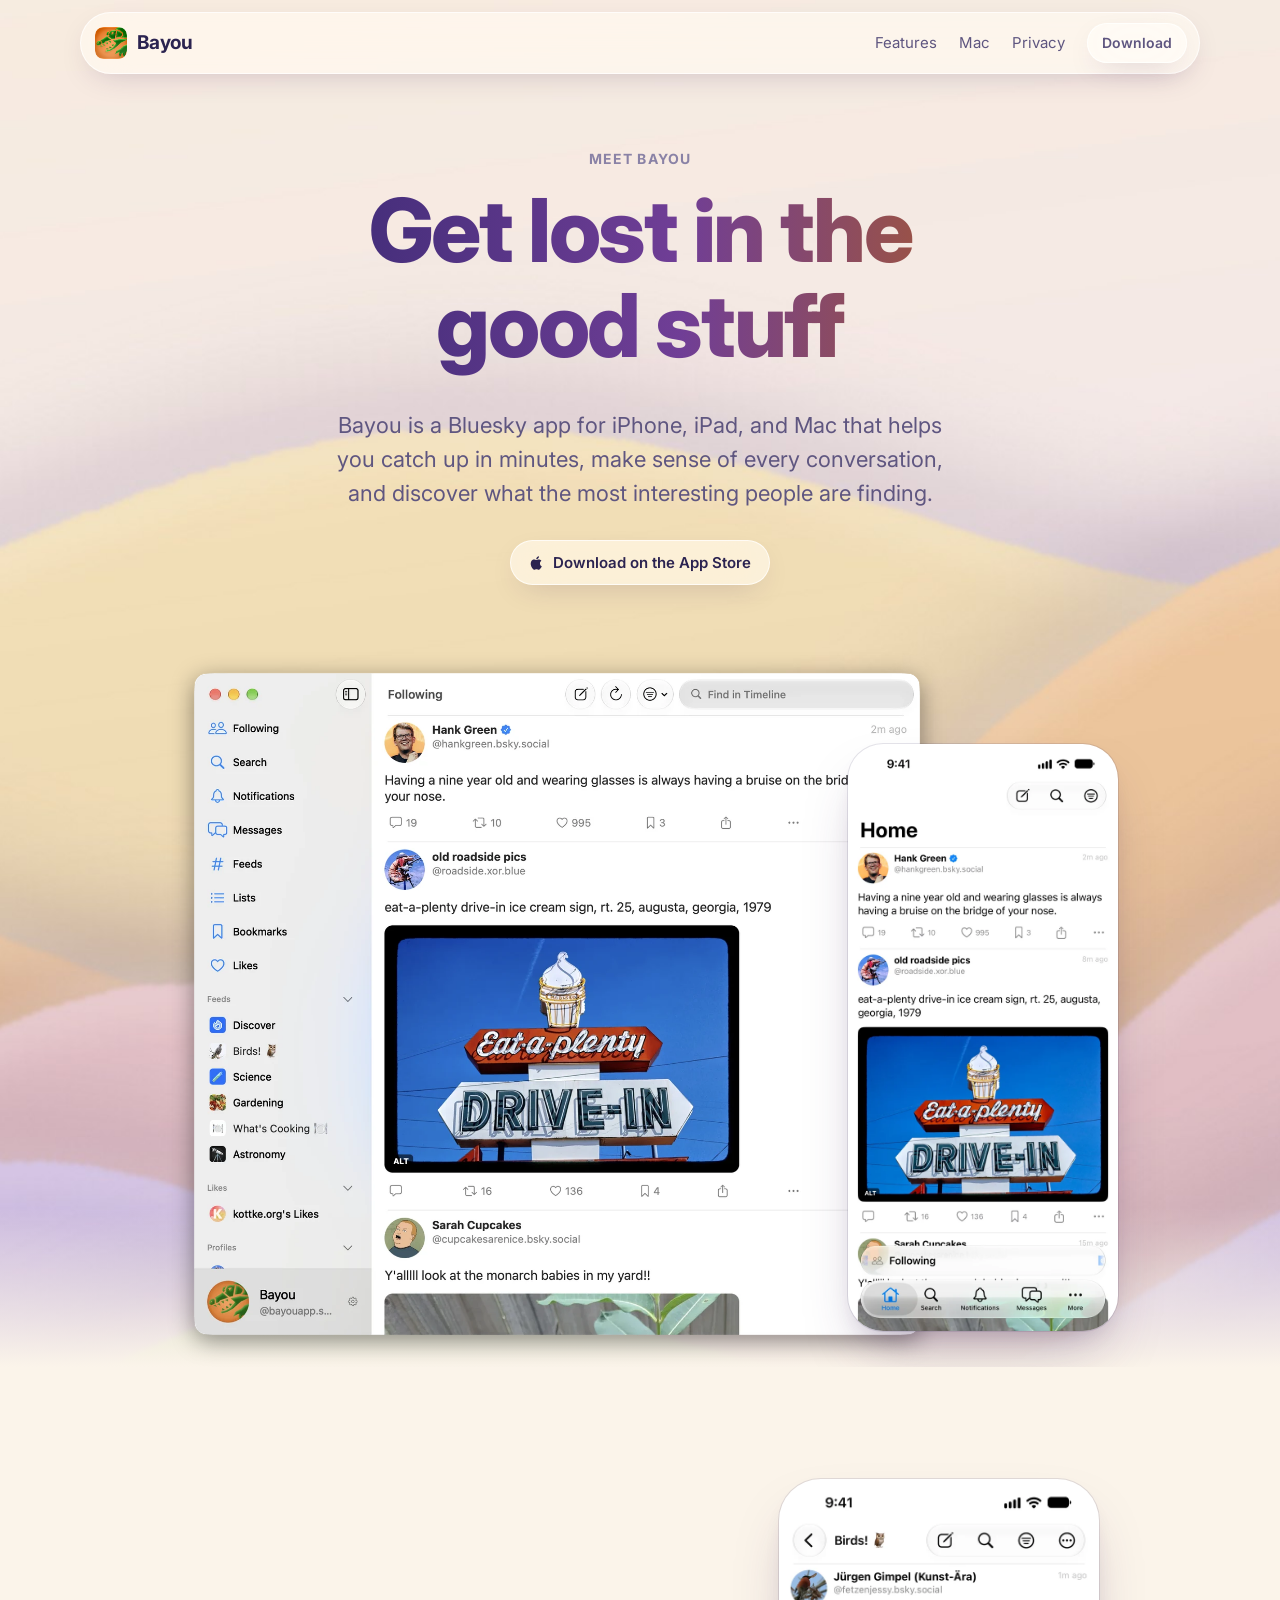
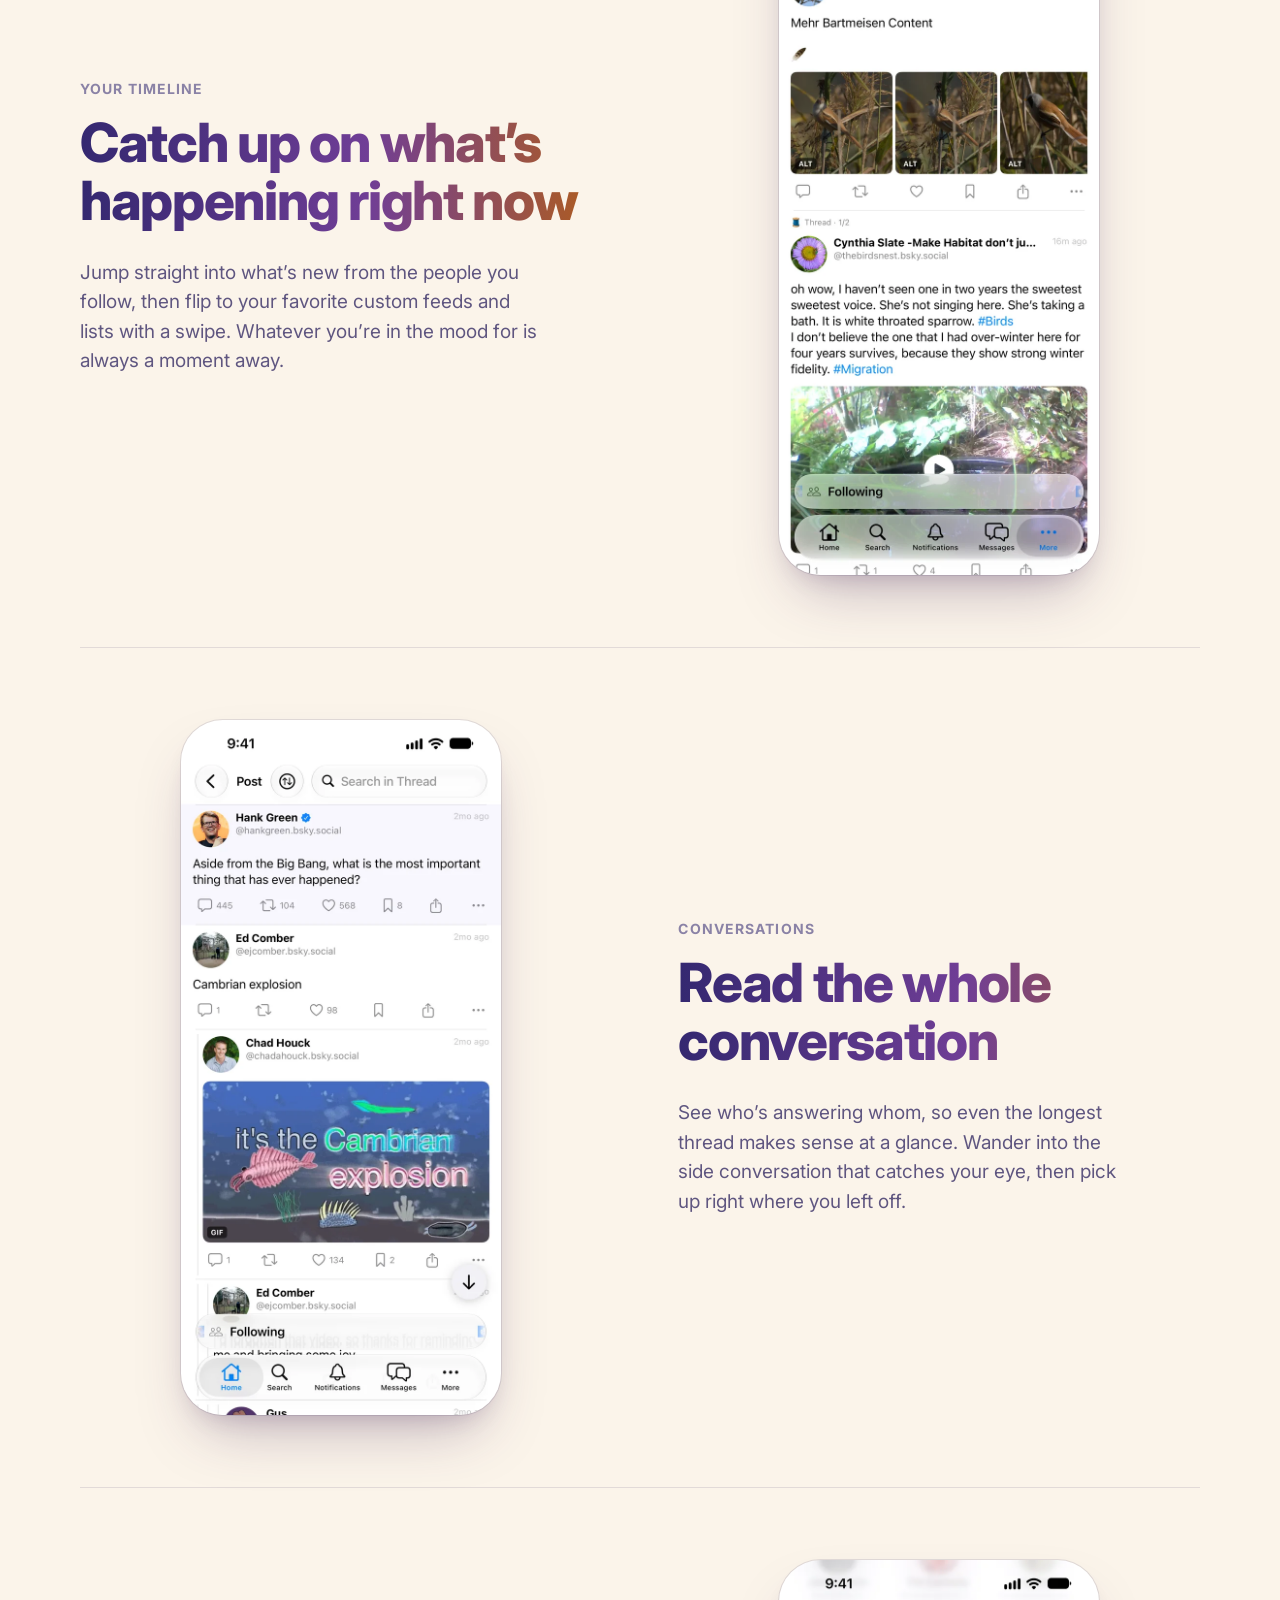
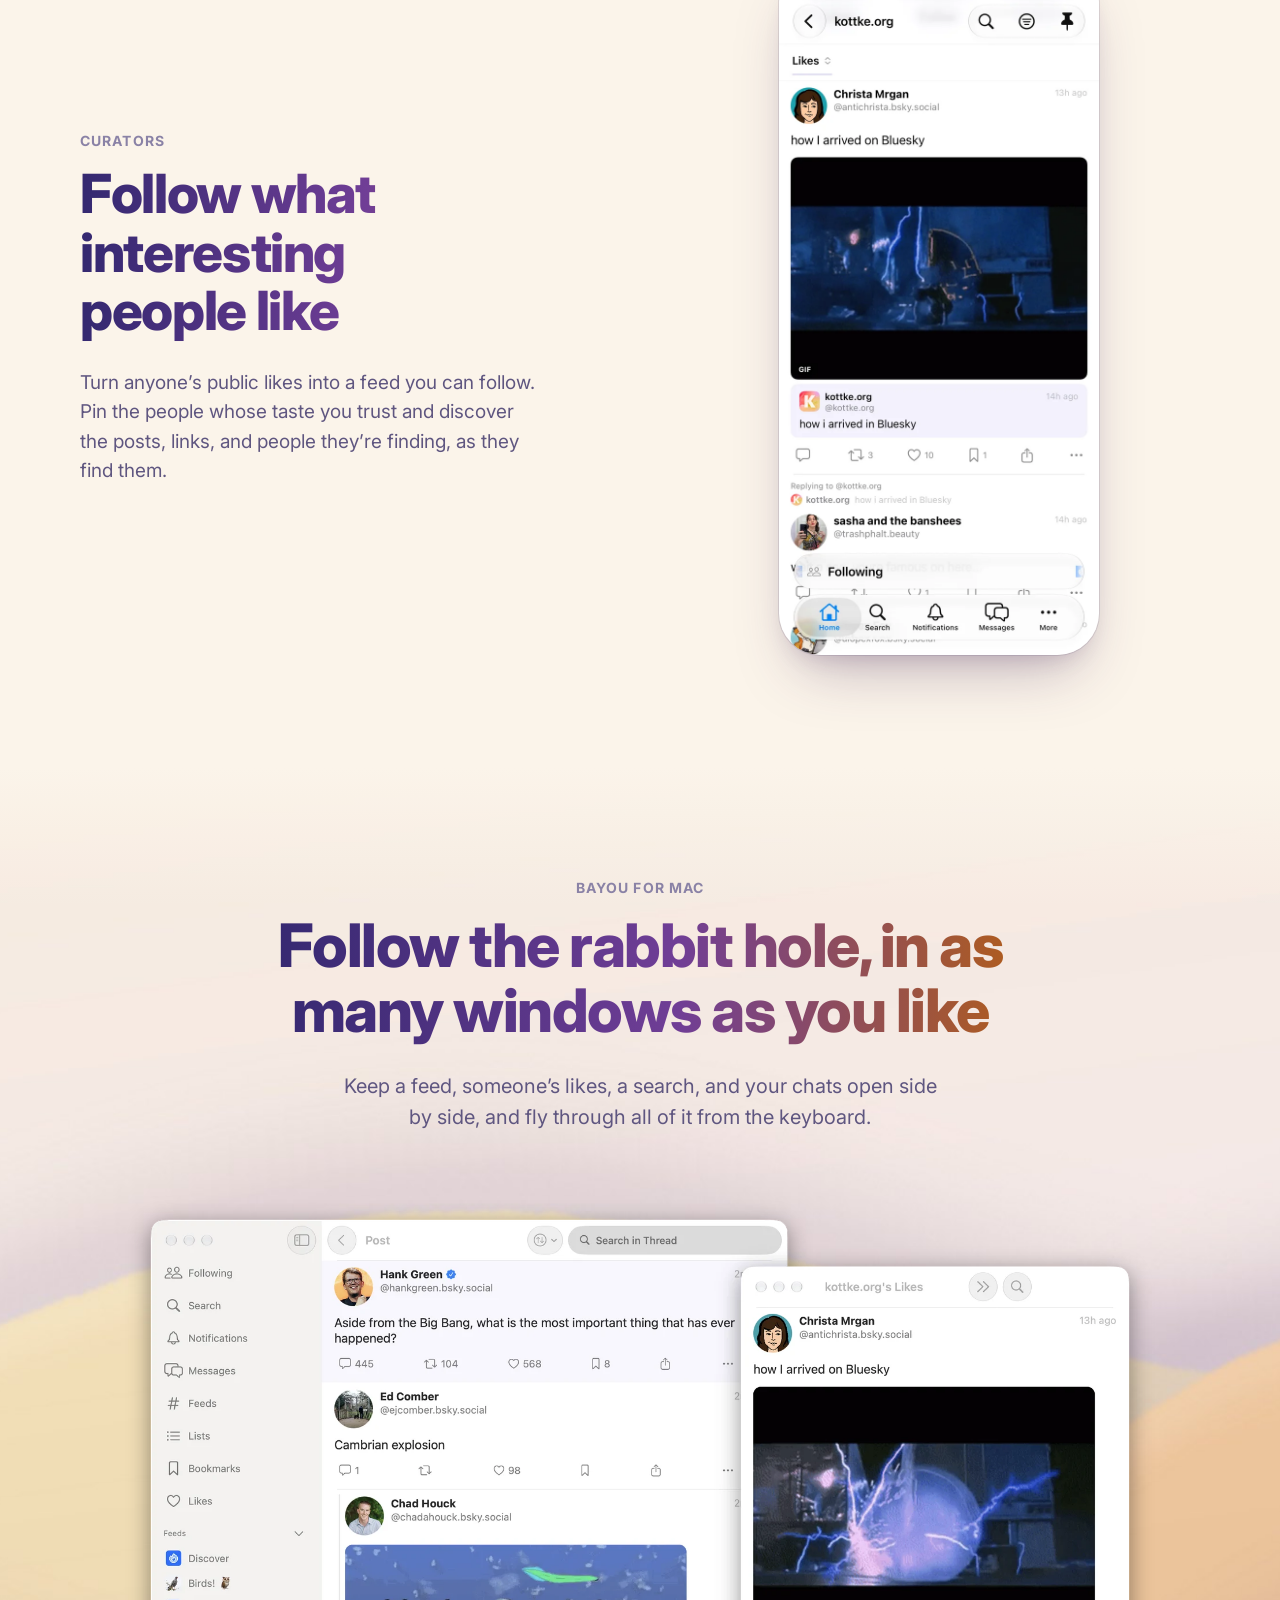
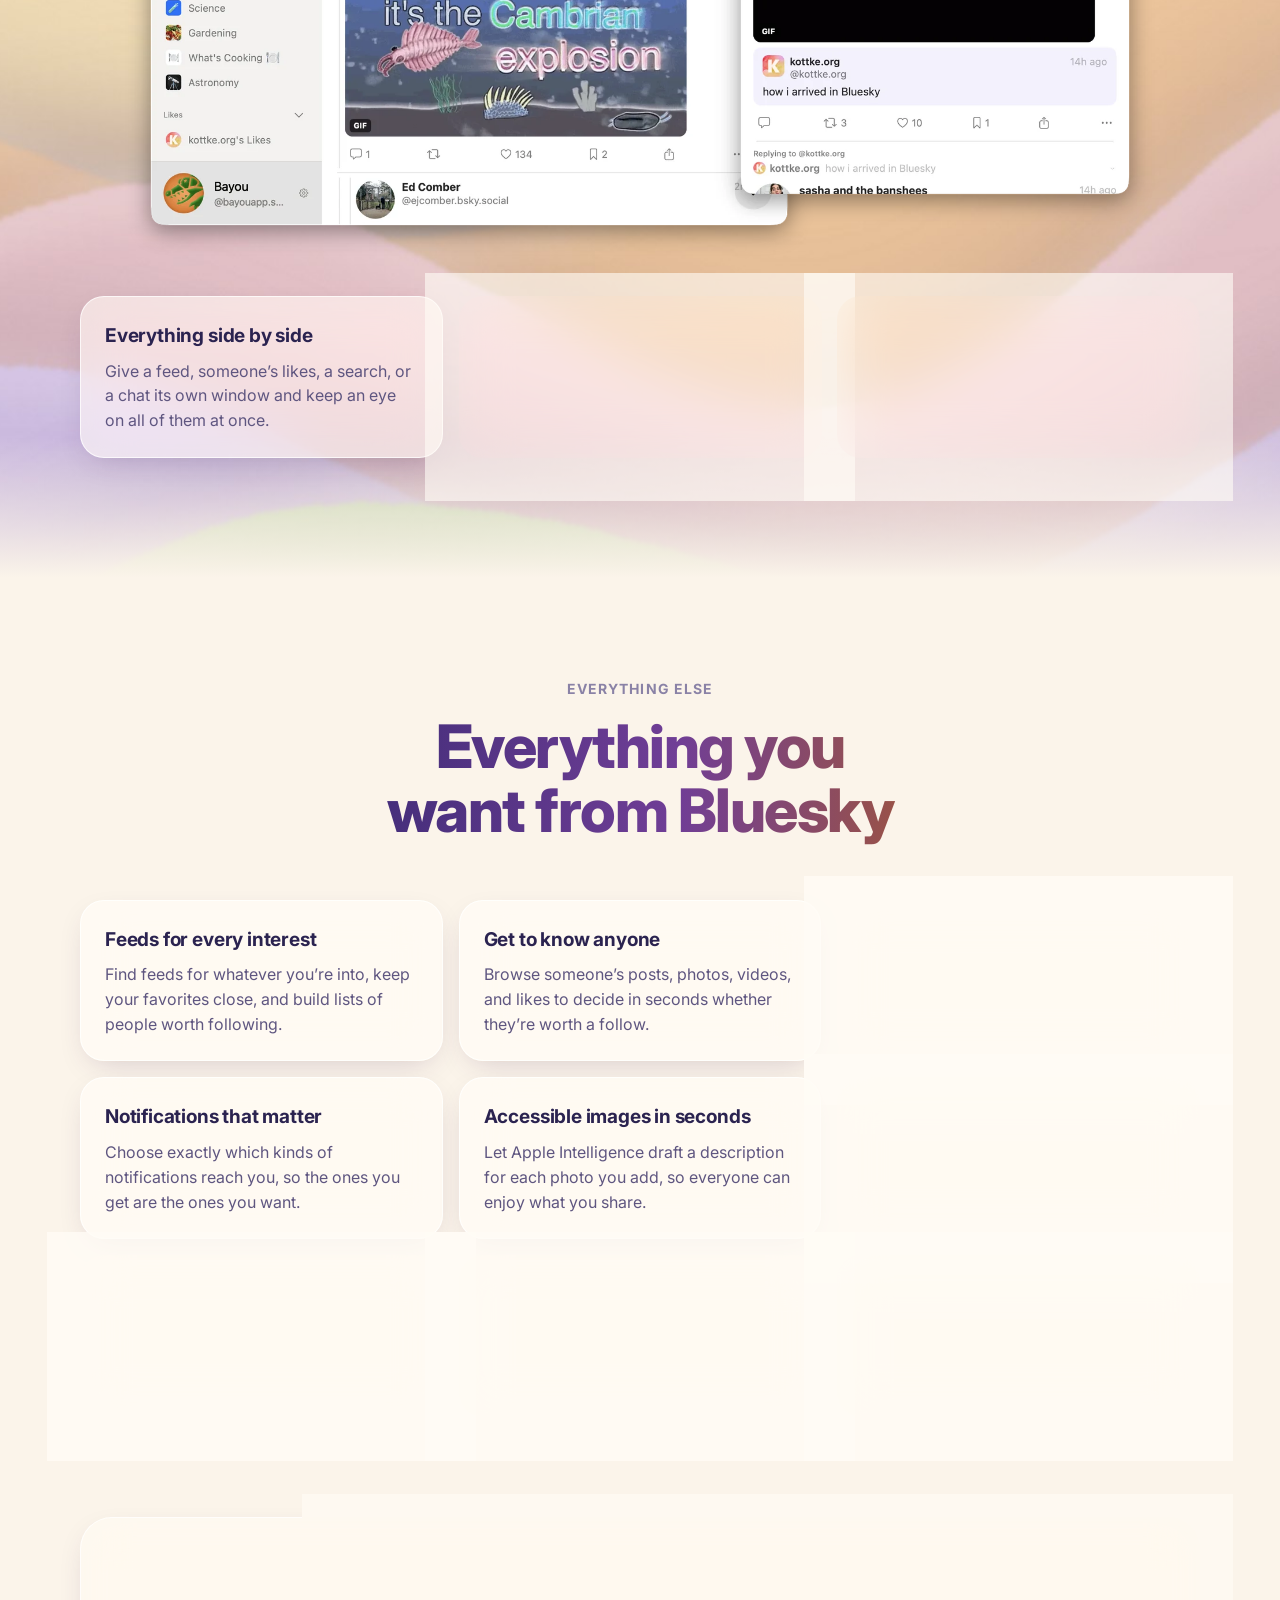
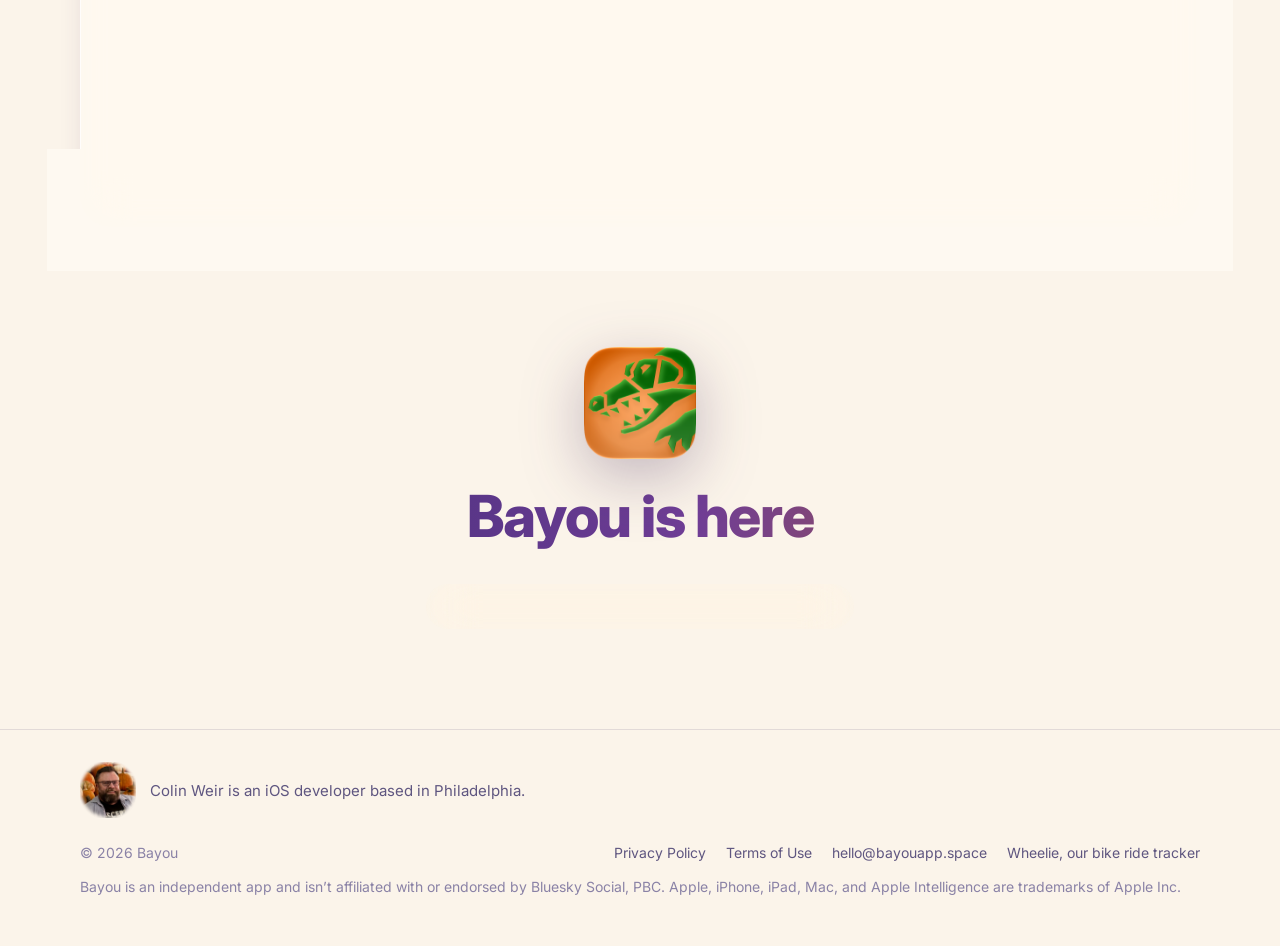
<file: index.html>
<!doctype html>
<html lang="en">
<head>
  <meta charset="utf-8">
  <meta name="viewport" content="width=device-width, initial-scale=1">
  <title>Bayou: Get lost in the good stuff</title>
  <meta name="description" content="Bayou is a Bluesky app for iPhone, iPad, and Mac. Catch up on what’s happening, read the whole conversation, and follow what interesting people like.">
  <meta name="theme-color" content="#fbf4ea" media="(prefers-color-scheme: light)">
  <meta name="theme-color" content="#0d0b24" media="(prefers-color-scheme: dark)">
  <link rel="icon" type="image/png" href="assets/icon-64.png">
  <link rel="apple-touch-icon" href="assets/icon-180.png">
  <meta name="apple-itunes-app" content="app-id=6807534317">

  <meta property="og:type" content="website">
  <meta property="og:url" content="https://bayouapp.space/">
  <meta property="og:site_name" content="Bayou">
  <meta property="og:title" content="Bayou: Get lost in the good stuff">
  <meta property="og:description" content="A Bluesky app for iPhone, iPad, and Mac. Catch up on what’s happening, read the whole conversation, and follow what interesting people like.">
  <meta property="og:image" content="https://bayouapp.space/assets/og-image.png">
  <meta property="og:image:width" content="1200">
  <meta property="og:image:height" content="630">
  <meta name="twitter:card" content="summary_large_image">

  <link rel="preconnect" href="https://fonts.googleapis.com">
  <link rel="preconnect" href="https://fonts.gstatic.com" crossorigin>
  <link href="https://fonts.googleapis.com/css2?family=Inter:opsz,wght@14..32,400..800&display=swap" rel="stylesheet">
  <link rel="stylesheet" href="styles.css">
</head>
<body>
  <header class="nav glass">
    <a class="brand" href="/">
      <img src="assets/icon-64.png" alt="" width="32" height="32">
      Bayou
    </a>
    <nav class="nav-links" aria-label="Main">
      <a href="#features">Features</a>
      <a href="#mac">Mac</a>
      <a href="privacy.html">Privacy</a>
      <a class="pill glass" href="https://apps.apple.com/us/app/bayou-for-bluesky/id6807534317">Download</a>
    </nav>
  </header>

  <main>
    <section class="hero">
      <div class="wrap">
        <div class="hero-copy">
          <span class="eyebrow">Meet Bayou</span>
          <h1 class="headline">Get lost in the good stuff</h1>
          <p class="lede">Bayou is a Bluesky app for iPhone, iPad, and Mac that helps you catch up in minutes, make sense of every conversation, and discover what the most interesting people are finding.</p>
          <a class="pill glass" href="https://apps.apple.com/us/app/bayou-for-bluesky/id6807534317">
            <svg viewBox="0 0 24 24" aria-hidden="true"><path fill="currentColor" d="M16.4 12.6c0-2.6 2.1-3.8 2.2-3.9-1.2-1.8-3.1-2-3.7-2-1.6-.2-3.1.9-3.9.9-.8 0-2-.9-3.4-.9-1.7 0-3.3 1-4.2 2.6-1.8 3.1-.5 7.7 1.3 10.2.9 1.2 1.9 2.6 3.2 2.6 1.3-.1 1.8-.8 3.3-.8 1.6 0 2 .8 3.4.8 1.4 0 2.3-1.3 3.1-2.5 1-1.4 1.4-2.8 1.4-2.9-.1 0-2.7-1-2.7-4.1zM13.9 5c.7-.9 1.2-2 1.1-3.2-1 .1-2.3.7-3 1.6-.7.8-1.3 2-1.1 3.1 1.1.1 2.3-.6 3-1.5z"/></svg>
            Download on the App Store
          </a>
        </div>
        <div class="hero-art">
          <picture class="mac">
            <source srcset="assets/mac-home-dark.webp" media="(prefers-color-scheme: dark)">
            <img src="assets/mac-home-light.webp" alt="Bayou on Mac, showing the Following timeline next to a sidebar of pinned feeds, likes, and profiles." width="1524" height="1400">
          </picture>
          <picture class="phone">
            <source srcset="assets/iphone-home-dark.webp" media="(prefers-color-scheme: dark)">
            <img src="assets/iphone-home-light.webp" alt="Bayou on iPhone, showing the Home timeline." width="660" height="1434">
          </picture>
        </div>
      </div>
    </section>

    <section class="pillars" id="features">
      <div class="wrap">
        <article class="pillar">
          <div>
            <span class="eyebrow">Your timeline</span>
            <h2 class="headline">Catch up on what’s happening right now</h2>
            <p>Jump straight into what’s new from the people you follow, then flip to your favorite custom feeds and lists with a swipe. Whatever you’re in the mood for is always a moment away.</p>
          </div>
          <div class="pillar-art">
            <picture class="phone">
              <source srcset="assets/iphone-customFeed-dark.webp" media="(prefers-color-scheme: dark)">
              <img src="assets/iphone-customFeed-light.webp" alt="A custom feed of bird photos in Bayou." width="660" height="1434" loading="lazy">
            </picture>
          </div>
        </article>

        <article class="pillar">
          <div>
            <span class="eyebrow">Conversations</span>
            <h2 class="headline">Read the whole conversation</h2>
            <p>See who’s answering whom, so even the longest thread makes sense at a glance. Wander into the side conversation that catches your eye, then pick up right where you left off.</p>
          </div>
          <div class="pillar-art">
            <picture class="phone">
              <source srcset="assets/iphone-thread-dark.webp" media="(prefers-color-scheme: dark)">
              <img src="assets/iphone-thread-light.webp" alt="A thread in Bayou with nested replies." width="660" height="1434" loading="lazy">
            </picture>
          </div>
        </article>

        <article class="pillar">
          <div>
            <span class="eyebrow">Curators</span>
            <h2 class="headline">Follow what interesting people like</h2>
            <p>Turn anyone’s public likes into a feed you can follow. Pin the people whose taste you trust and discover the posts, links, and people they’re finding, as they find them.</p>
          </div>
          <div class="pillar-art">
            <picture class="phone">
              <source srcset="assets/iphone-likes-dark.webp" media="(prefers-color-scheme: dark)">
              <img src="assets/iphone-likes-light.webp" alt="Posts kottke.org has liked, on the Likes tab of his profile in Bayou." width="660" height="1434" loading="lazy">
            </picture>
          </div>
        </article>
      </div>
    </section>

    <section class="mac-section" id="mac">
      <div class="wrap">
        <div class="section-head">
          <span class="eyebrow">Bayou for Mac</span>
          <h2 class="headline">Follow the rabbit hole, in as many windows as you like</h2>
          <p>Keep a feed, someone’s likes, a search, and your chats open side by side, and fly through all of it from the keyboard.</p>
        </div>
        <div class="mac-art">
          <picture>
            <source srcset="assets/mac-rabbitHole-dark.webp" media="(prefers-color-scheme: dark)">
            <img src="assets/mac-rabbitHole-light.webp" alt="Bayou on Mac with a thread in the main window and kottke.org’s likes open in a second window." width="1800" height="1155" loading="lazy">
          </picture>
        </div>
        <ul class="mac-points" role="list">
          <li class="card glass"><h3>Everything side by side</h3><p>Give a feed, someone’s likes, a search, or a chat its own window and keep an eye on all of them at once.</p></li>
          <li class="card glass"><h3>Hands on the keys</h3><p>Move through posts, jump between sections, and start a new post without reaching for the mouse.</p></li>
          <li class="card glass"><h3>Favorites, one click away</h3><p>Pin the feeds, people, searches, and chats you check most, so they’re always right there.</p></li>
        </ul>
      </div>
    </section>

    <section class="features">
      <div class="wrap">
        <div class="section-head">
          <span class="eyebrow">Everything else</span>
          <h2 class="headline">Everything you want from Bluesky</h2>
        </div>
        <ul class="grid" role="list">
          <li class="card glass"><h3>Feeds for every interest</h3><p>Find feeds for whatever you’re into, keep your favorites close, and build lists of people worth following.</p></li>
          <li class="card glass"><h3>Get to know anyone</h3><p>Browse someone’s posts, photos, videos, and likes to decide in seconds whether they’re worth a follow.</p></li>
          <li class="card glass"><h3>Chat with friends</h3><p>Message one on one or in groups, react with a tap, and share a post the moment you see it.</p></li>
          <li class="card glass"><h3>Notifications that matter</h3><p>Choose exactly which kinds of notifications reach you, so the ones you get are the ones you want.</p></li>
          <li class="card glass"><h3>Accessible images in seconds</h3><p>Let Apple Intelligence draft a description for each photo you add, so everyone can enjoy what you share.</p></li>
          <li class="card glass"><h3>Your feed, your rules</h3><p>Mute words, pick your moderation services, and decide exactly what shows up for you.</p></li>
          <li class="card glass"><h3>Say it your way</h3><p>Write a whole thread at once, save drafts for later, add the perfect GIF, and choose who can reply.</p></li>
          <li class="card glass"><h3>Videos when you want them</h3><p>Scroll in peace. Videos start when you tap them.</p></li>
          <li class="card glass"><h3>All your accounts</h3><p>Keep every Bluesky account you use signed in and switch between them instantly.</p></li>
        </ul>
      </div>
    </section>

    <section class="privacy">
      <div class="wrap">
        <div class="card glass">
          <h2 class="headline">Your data stays yours</h2>
          <p>Bayou connects straight to Bluesky from your device, so your posts, likes, and messages go only where you send them. Sign in with the Bluesky account you already have and you’re ready to go.</p>
          <p><a href="privacy.html">Read the privacy policy</a></p>
        </div>
      </div>
    </section>

    <section class="closing">
      <div class="wrap">
        <img src="assets/icon-512.png" alt="The Bayou app icon: a green, angular crocodile on an orange background." width="112" height="112" loading="lazy">
        <h2 class="headline">Bayou is here</h2>
        <a class="pill glass" href="https://apps.apple.com/us/app/bayou-for-bluesky/id6807534317">Download on the App Store for iPhone, iPad, and Mac</a>
      </div>
    </section>
  </main>

  <footer class="footer">
    <div class="wrap">
      <a class="maker" href="https://colinsent.me"><img src="assets/colin.webp" alt="Colin Weir, smiling, with pumpkins behind him." width="56" height="56" loading="lazy"><p>Colin Weir is an iOS developer based in Philadelphia.</p></a>
      <span>© 2026 Bayou</span>
      <nav aria-label="Footer">
        <a href="privacy.html">Privacy Policy</a>
        <a href="terms.html">Terms of Use</a>
        <a href="mailto:hello@bayouapp.space">hello@bayouapp.space</a>
        <a href="https://wheelieapp.com">Wheelie, our bike ride tracker</a>
      </nav>
      <p class="fine">Bayou is an independent app and isn’t affiliated with or endorsed by Bluesky Social, PBC. Apple, iPhone, iPad, Mac, and Apple Intelligence are trademarks of Apple Inc.</p>
    </div>
  </footer>
</body>
</html>
</file>
<file: styles.css>
/* Bayou — bayouapp.space
   The look follows the App Store screenshots: layered, softly shadowed
   backgrounds in the spirit of OS 27, frosted glass surfaces, and
   headlines filled with a gradient that ends on the app icon's orange.
   Colors follow the visitor's system appearance. */

:root {
  --bg: #fbf4ea;
  --surface: rgba(255, 252, 246, 0.62);
  --surface-strong: rgba(255, 252, 246, 0.82);
  --surface-border: rgba(255, 255, 255, 0.75);
  --text: #2b2350;
  --text-secondary: #5f5680;
  --text-tertiary: #8a82a6;
  --rule: rgba(43, 35, 80, 0.12);
  --shadow: 0 30px 60px -20px rgba(70, 40, 90, 0.35), 0 12px 24px -12px rgba(70, 40, 90, 0.2);
  --glass-shadow: 0 10px 30px -12px rgba(70, 40, 90, 0.25);
  --headline: linear-gradient(90deg, #342870 0%, #703e96 55%, #b05d1c 100%);
  --accent: #6b3fa0;
  --hero-bg: url("assets/bg-light.jpg");
  color-scheme: light;
}

@media (prefers-color-scheme: dark) {
  :root {
    --bg: #0d0b24;
    --surface: rgba(34, 30, 76, 0.5);
    --surface-strong: rgba(34, 30, 76, 0.78);
    --surface-border: rgba(184, 198, 236, 0.18);
    --text: #f2eefa;
    --text-secondary: #b9b2d6;
    --text-tertiary: #8d86ad;
    --rule: rgba(242, 238, 250, 0.12);
    --shadow: 0 30px 60px -20px rgba(0, 0, 0, 0.7), 0 12px 24px -12px rgba(0, 0, 0, 0.5);
    --glass-shadow: 0 10px 30px -12px rgba(0, 0, 0, 0.6);
    --headline: linear-gradient(90deg, #ffffff 0%, #d6ccfc 55%, #f6be8c 100%);
    --accent: #b8a8f5;
    --hero-bg: url("assets/bg-dark.jpg");
    color-scheme: dark;
  }
}

*,
*::before,
*::after {
  box-sizing: border-box;
}

html {
  -webkit-text-size-adjust: 100%;
  scroll-behavior: smooth;
}

body {
  margin: 0;
  background: var(--bg);
  color: var(--text);
  font-family: "Inter", -apple-system, BlinkMacSystemFont, system-ui, sans-serif;
  font-optical-sizing: auto;
  font-size: 18px;
  line-height: 1.55;
  -webkit-font-smoothing: antialiased;
  overflow-x: hidden;
}

img {
  display: block;
  max-width: 100%;
  height: auto;
}

a {
  color: var(--accent);
  text-decoration-thickness: 1px;
  text-underline-offset: 3px;
}

.wrap {
  width: min(1120px, 100% - 32px);
  margin-inline: auto;
}

/* Gradient-filled type, like the screenshot captions. */
.headline {
  background: var(--headline);
  -webkit-background-clip: text;
  background-clip: text;
  color: transparent;
  letter-spacing: -0.025em;
  line-height: 1.08;
  font-weight: 800;
  text-wrap: balance;
  /* background-clip only paints inside the box, and at this line height
     descenders (the g in "good") hang below it. */
  padding-bottom: 0.14em;
}

.glass {
  background: var(--surface);
  border: 1px solid var(--surface-border);
  box-shadow: var(--glass-shadow);
  -webkit-backdrop-filter: blur(24px) saturate(160%);
  backdrop-filter: blur(24px) saturate(160%);
}

/* Navigation */

.nav {
  position: sticky;
  top: 12px;
  z-index: 10;
  width: min(1120px, 100% - 32px);
  margin: 12px auto 0;
  display: flex;
  align-items: center;
  justify-content: space-between;
  gap: 16px;
  padding: 10px 12px 10px 14px;
  border-radius: 999px;
}

.brand {
  display: flex;
  align-items: center;
  gap: 10px;
  color: var(--text);
  text-decoration: none;
  font-weight: 700;
  font-size: 19px;
  letter-spacing: -0.01em;
}

.brand img {
  width: 32px;
  height: 32px;
  border-radius: 8px;
}

.nav-links {
  display: flex;
  align-items: center;
  gap: 22px;
  font-size: 15px;
}

.nav-links a {
  color: var(--text-secondary);
  text-decoration: none;
}

.nav-links a:hover {
  color: var(--text);
}

.pill {
  display: inline-flex;
  align-items: center;
  gap: 8px;
  padding: 10px 18px;
  border-radius: 999px;
  font-size: 15px;
  font-weight: 600;
  color: var(--text);
  white-space: nowrap;
}

a.pill {
  text-decoration: none;
  transition: transform 0.15s ease, background-color 0.15s ease;
}

a.pill:hover {
  background: var(--surface-strong);
  transform: translateY(-1px);
}

.nav .pill {
  padding: 8px 14px;
  font-size: 14px;
  background: var(--surface-strong);
}

.pill svg {
  width: 16px;
  height: 16px;
  flex: none;
}

@media (max-width: 720px) {
  .nav-links a:not(.pill) {
    display: none;
  }
}

/* Hero */

.hero {
  position: relative;
  margin-top: -76px;
  padding: 150px 0 0;
  background: var(--hero-bg) center / cover no-repeat;
  overflow: hidden;
}

.hero::after {
  /* Fades the art into the page below. */
  content: "";
  position: absolute;
  inset: auto 0 0;
  height: 160px;
  background: linear-gradient(to bottom, transparent, var(--bg));
  pointer-events: none;
}

.hero-copy {
  text-align: center;
  max-width: 820px;
  margin-inline: auto;
}

.hero h1 {
  margin: 0;
  font-size: clamp(44px, 7.4vw, 88px);
}

.hero .lede {
  margin: 22px auto 0;
  max-width: 620px;
  font-size: clamp(18px, 2.1vw, 22px);
  color: var(--text-secondary);
  text-wrap: balance;
}

.hero .pill {
  margin-top: 30px;
}

.hero-art {
  position: relative;
  z-index: 1;
  margin: 56px auto 0;
  width: min(1040px, 100%);
}

.hero-art .mac {
  display: block;
  width: 76%;
  margin-left: 4%;
}

.hero-art .phone {
  position: absolute;
  right: 4%;
  bottom: 5%;
  width: 26%;
}

/* Phone screens: captures include the status bar, so round them like
   the device. */
.phone img {
  border-radius: 13% / 6%;
  box-shadow: var(--shadow);
  outline: 1px solid var(--rule);
}

/* The three things Bayou is for */

.pillars {
  padding: 40px 0 40px;
}

.eyebrow {
  display: block;
  font-size: 14px;
  font-weight: 700;
  letter-spacing: 0.08em;
  text-transform: uppercase;
  color: var(--text-tertiary);
  margin-bottom: 14px;
}

.pillar {
  display: grid;
  grid-template-columns: 1fr 1fr;
  align-items: center;
  gap: clamp(32px, 6vw, 96px);
  padding: 72px 0;
}

.pillar + .pillar {
  border-top: 1px solid var(--rule);
}

.pillar:nth-child(even) .pillar-art {
  order: -1;
}

.pillar h2 {
  margin: 0;
  font-size: clamp(34px, 4.6vw, 54px);
}

.pillar p {
  margin: 20px 0 0;
  color: var(--text-secondary);
  font-size: 19px;
  max-width: 460px;
}

.pillar-art {
  display: flex;
  justify-content: center;
}

.pillar-art .phone {
  width: min(320px, 78%);
}

/* Mac */

.mac-section {
  position: relative;
  padding: 110px 0 120px;
  background: var(--hero-bg) center / cover no-repeat;
  overflow: hidden;
}

.mac-section::before,
.mac-section::after {
  content: "";
  position: absolute;
  inset-inline: 0;
  height: 140px;
  pointer-events: none;
}

.mac-section::before {
  top: 0;
  background: linear-gradient(to top, transparent, var(--bg));
}

.mac-section::after {
  bottom: 0;
  background: linear-gradient(to bottom, transparent, var(--bg));
}

.mac-section .wrap {
  position: relative;
  z-index: 1;
}

.section-head {
  text-align: center;
  max-width: 760px;
  margin: 0 auto;
}

.section-head h2 {
  margin: 0;
  font-size: clamp(36px, 5vw, 60px);
}

.section-head p {
  margin: 20px auto 0;
  color: var(--text-secondary);
  font-size: 20px;
  max-width: 600px;
}

.mac-art {
  margin: 56px auto 0;
  width: min(1040px, 100%);
}

.mac-points {
  display: grid;
  grid-template-columns: repeat(3, 1fr);
  gap: 16px;
  margin: 40px 0 0;
  padding: 0;
}

.mac-points li {
  list-style: none;
}

/* Feature cards */

.features {
  padding: 100px 0 40px;
}

.grid {
  display: grid;
  grid-template-columns: repeat(3, 1fr);
  gap: 16px;
  margin: 48px 0 0;
  padding: 0;
}

.card {
  list-style: none;
  padding: 24px;
  border-radius: 24px;
}

.card h3 {
  margin: 0 0 8px;
  font-size: 19px;
  letter-spacing: -0.01em;
}

.card p {
  margin: 0;
  font-size: 16px;
  color: var(--text-secondary);
}

.features .card {
  background: var(--surface-strong);
}

/* Privacy callout */

.privacy {
  padding: 60px 0 40px;
}

.privacy .card {
  padding: clamp(28px, 5vw, 56px);
  border-radius: 32px;
  text-align: center;
}

.privacy h2 {
  margin: 0;
  font-size: clamp(32px, 4.4vw, 50px);
}

.privacy p {
  max-width: 640px;
  margin: 18px auto 0;
  color: var(--text-secondary);
}

/* Closing call to action */

.closing {
  padding: 80px 0 100px;
  text-align: center;
}

.closing img {
  width: 112px;
  height: 112px;
  margin: 0 auto 26px;
  filter: drop-shadow(0 18px 30px rgba(70, 40, 90, 0.3));
}

.closing h2 {
  margin: 0;
  font-size: clamp(36px, 5vw, 58px);
}

.closing .pill {
  margin-top: 28px;
}

/* Maker (footer) */

.maker {
  flex-basis: 100%;
  display: flex;
  align-items: center;
  gap: 14px;
  margin-bottom: 12px;
  font-size: 15px;
  color: var(--text-secondary);
}

.maker img {
  width: 56px;
  height: 56px;
  flex: none;
}

.maker p {
  margin: 0;
}

/* The footer's link colors would otherwise apply */
.footer .maker {
  color: var(--text-secondary);
}

.footer .maker:hover {
  color: var(--text);
}

/* Footer */

.footer {
  border-top: 1px solid var(--rule);
  padding: 32px 0 48px;
  font-size: 14px;
  color: var(--text-tertiary);
}

.footer .wrap {
  display: flex;
  flex-wrap: wrap;
  justify-content: space-between;
  gap: 12px 24px;
}

.footer nav {
  display: flex;
  flex-wrap: wrap;
  gap: 8px 20px;
}

.footer a {
  color: var(--text-secondary);
  text-decoration: none;
}

.footer a:hover {
  color: var(--text);
}

.footer .fine {
  flex-basis: 100%;
  margin: 0;
}

/* Legal pages */

.legal-page {
  position: relative;
}

.legal-page::before {
  content: "";
  position: absolute;
  inset: -76px 0 auto;
  height: 520px;
  background: var(--hero-bg) center / cover no-repeat;
  -webkit-mask-image: linear-gradient(to bottom, #000 30%, transparent);
  mask-image: linear-gradient(to bottom, #000 30%, transparent);
  z-index: -1;
}

.legal {
  width: min(760px, 100% - 32px);
  margin: 72px auto 80px;
  padding: clamp(24px, 5vw, 56px);
  border-radius: 32px;
  font-size: 17px;
}

.legal h1 {
  margin: 0 0 6px;
  font-size: clamp(38px, 6vw, 56px);
}

.legal h2 {
  margin: 44px 0 10px;
  font-size: 23px;
  letter-spacing: -0.01em;
}

.legal h3 {
  margin: 28px 0 6px;
  font-size: 18px;
}

.legal p,
.legal li {
  color: var(--text-secondary);
}

.legal strong {
  color: var(--text);
}

.legal ul {
  padding-left: 1.2em;
}

.legal li + li {
  margin-top: 6px;
}

.legal hr {
  border: none;
  border-top: 1px solid var(--rule);
  margin: 40px 0;
}

.legal table {
  width: 100%;
  border-collapse: collapse;
  font-size: 15px;
  margin: 12px 0;
  display: block;
  overflow-x: auto;
}

.legal th,
.legal td {
  text-align: left;
  vertical-align: top;
  padding: 10px 12px 10px 0;
  border-bottom: 1px solid var(--rule);
  color: var(--text-secondary);
}

.legal th {
  color: var(--text);
}

.legal .updated {
  color: var(--text-tertiary);
  margin: 0 0 8px;
}

/* Small screens */

@media (max-width: 860px) {
  .pillar {
    grid-template-columns: 1fr;
    text-align: center;
    padding: 56px 0;
  }

  .pillar:nth-child(even) .pillar-art {
    order: 0;
  }

  .pillar p {
    margin-inline: auto;
  }

  .grid,
  .mac-points {
    grid-template-columns: 1fr;
  }

  .hero-art .mac {
    width: 100%;
  }

  .hero-art .phone {
    width: 30%;
    right: 0;
    bottom: -4%;
  }
}

@media (min-width: 861px) and (max-width: 1000px) {
  .grid {
    grid-template-columns: repeat(2, 1fr);
  }
}

@media (prefers-reduced-motion: reduce) {
  html {
    scroll-behavior: auto;
  }
}
</file>
